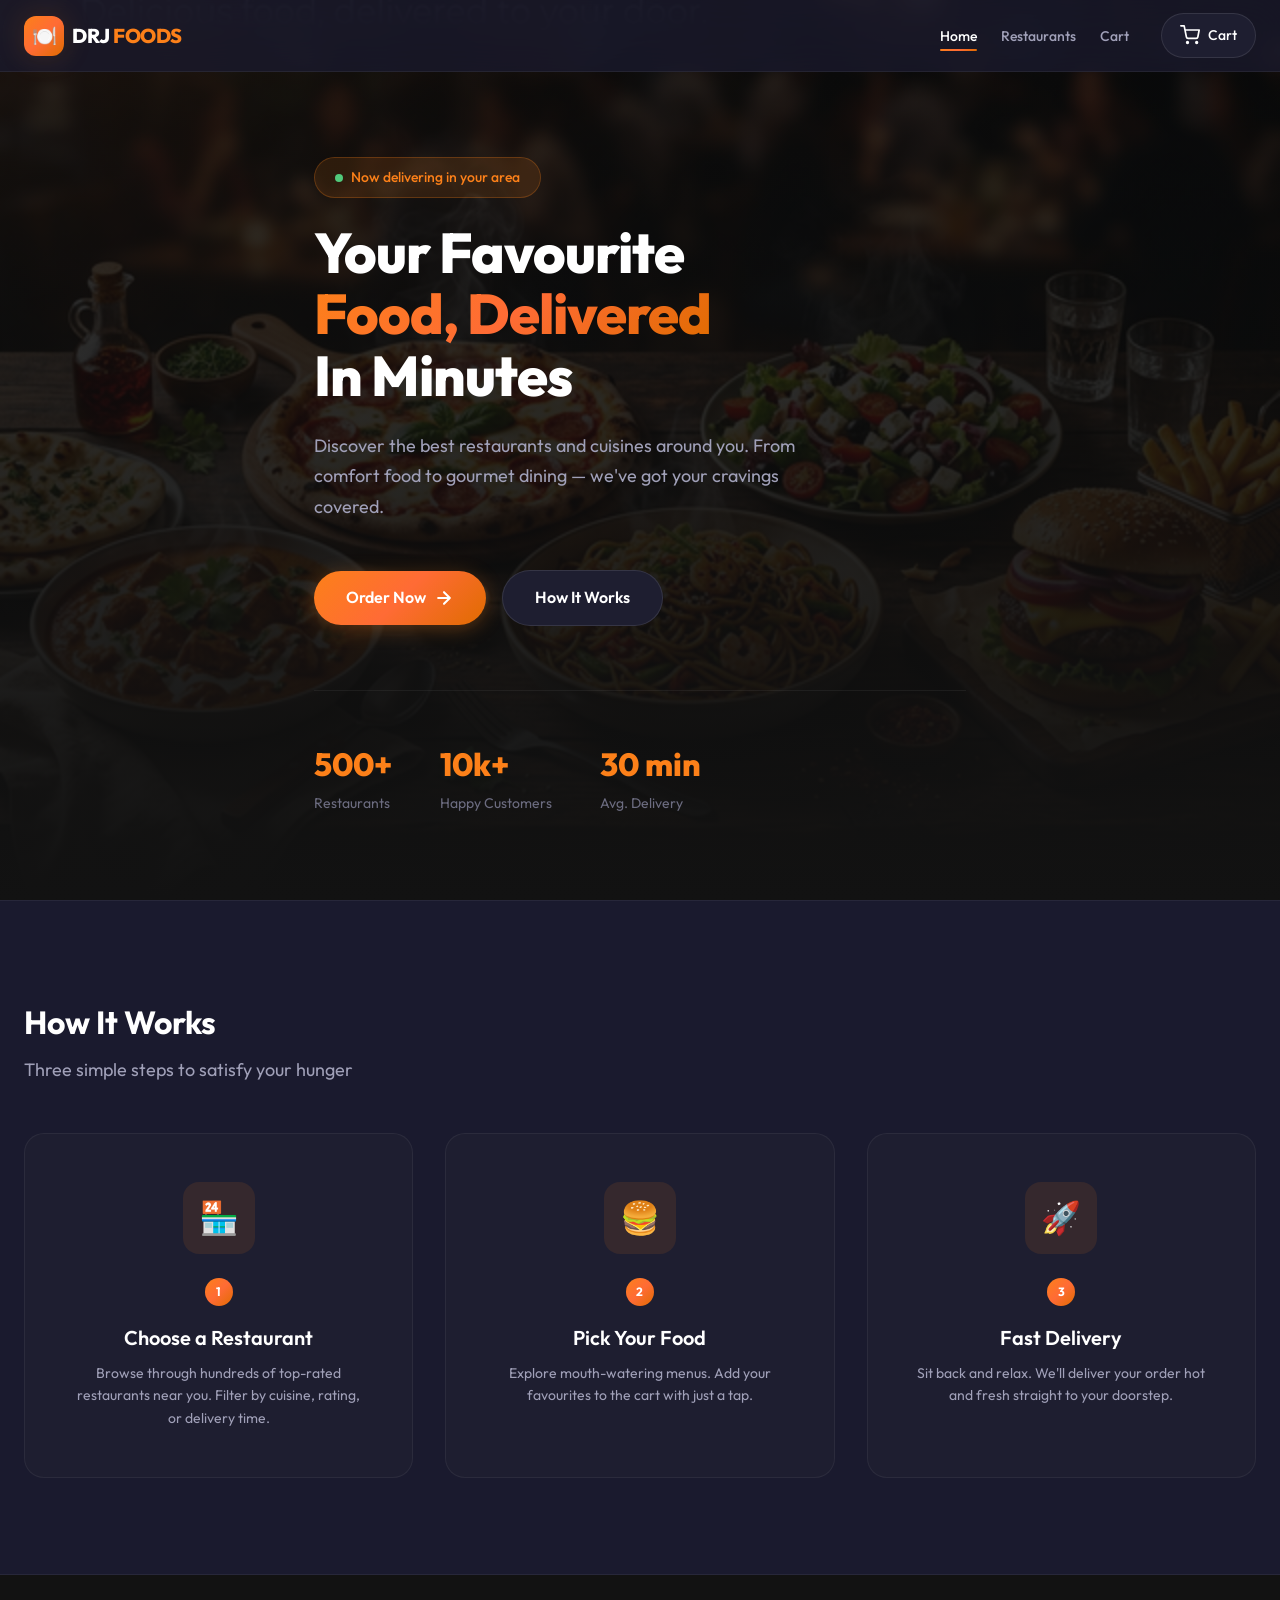
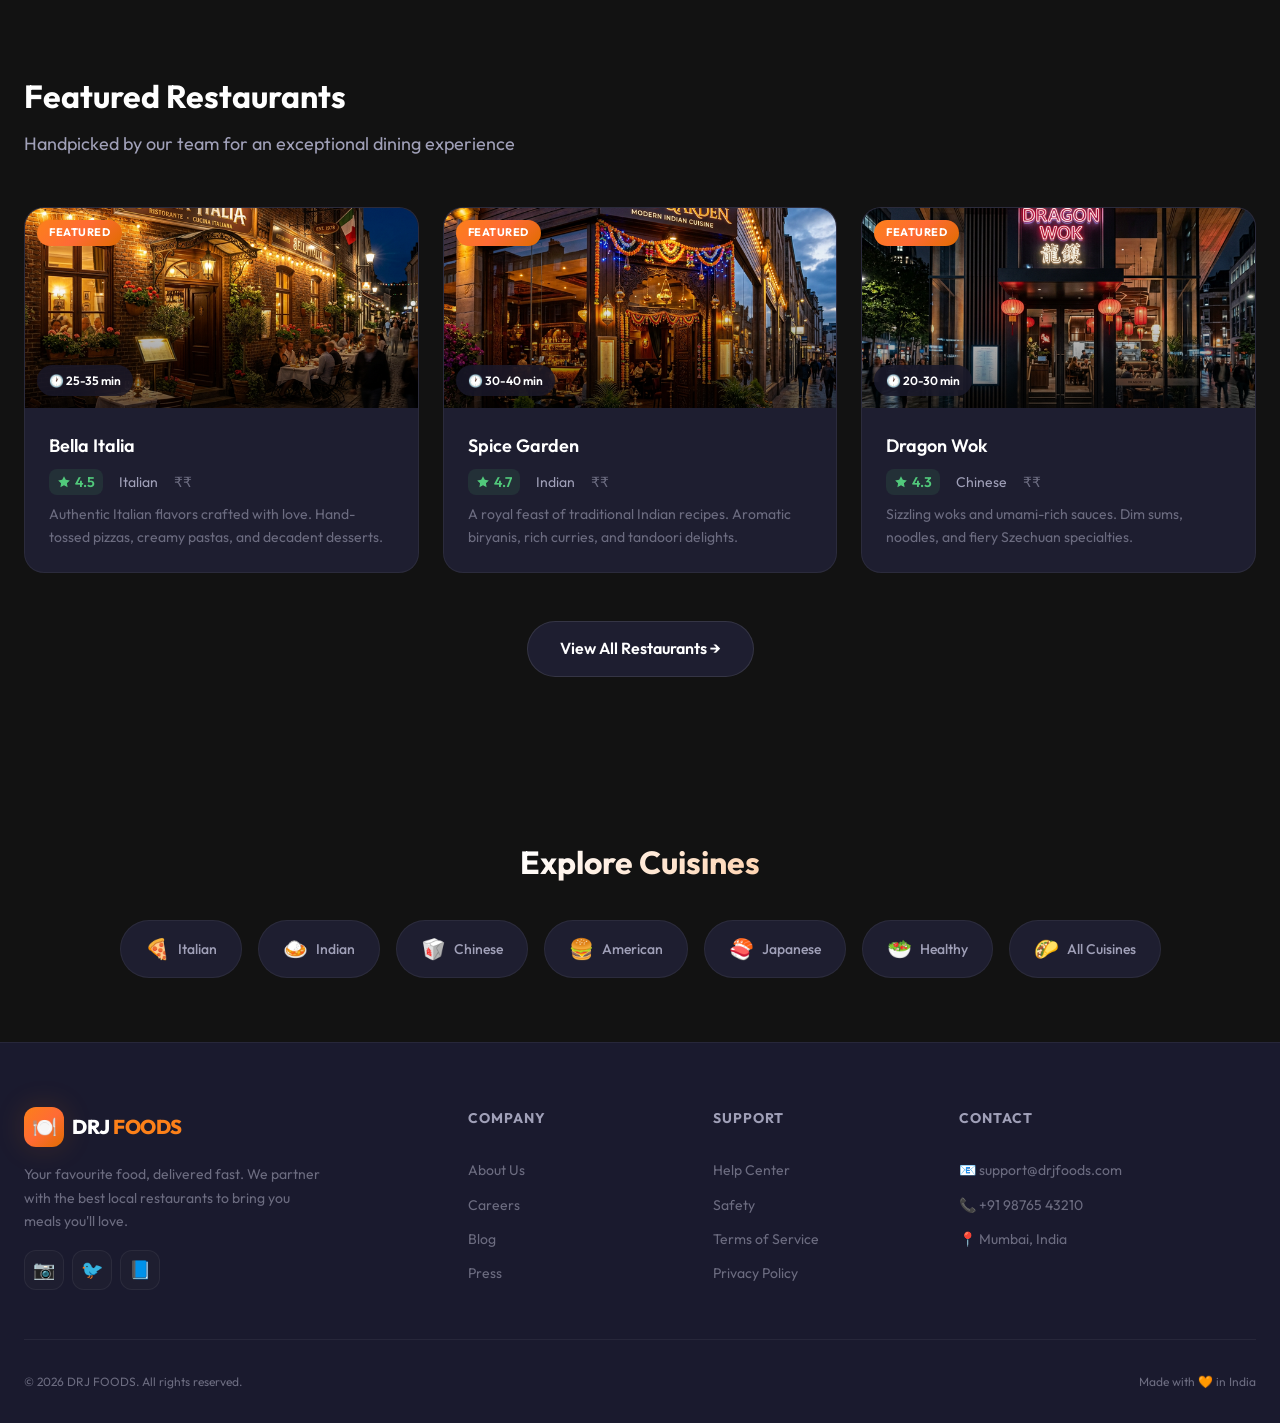
<file: index.html>
<!DOCTYPE html>
<html lang="en">
<head>
  <meta charset="UTF-8">
  <meta name="viewport" content="width=device-width, initial-scale=1.0">
  <meta name="description" content="DRJ FOODS — Order delicious food from the best restaurants near you. Fast delivery, amazing cuisines, unforgettable flavors.">
  <title>DRJ FOODS — Delicious Food, Delivered Fast</title>
  <link rel="stylesheet" href="css/styles.css">
  <link rel="icon" type="image/svg+xml" href="data:image/svg+xml,<svg xmlns='http://www.w3.org/2000/svg' viewBox='0 0 32 32'><text y='24' font-size='24'>🍽️</text></svg>">
</head>
<body>

  <!-- ==================== HEADER ==================== -->
  <header class="header" id="header">
    <div class="header-inner">
      <a href="index.html" class="logo">
        <div class="logo-icon">🍽️</div>
        <div class="logo-text">DRJ <span>FOODS</span></div>
      </a>
      <nav class="nav">
        <ul class="nav-links" id="navLinks">
          <li><a href="index.html" class="active">Home</a></li>
          <li><a href="restaurants.html">Restaurants</a></li>
          <li><a href="cart.html">Cart</a></li>
        </ul>
        <a href="cart.html" class="cart-btn" id="headerCartBtn">
          <svg viewBox="0 0 24 24" fill="none" stroke="currentColor" stroke-width="2" stroke-linecap="round" stroke-linejoin="round"><circle cx="9" cy="21" r="1"/><circle cx="20" cy="21" r="1"/><path d="M1 1h4l2.68 13.39a2 2 0 0 0 2 1.61h9.72a2 2 0 0 0 2-1.61L23 6H6"/></svg>
          Cart
          <span class="cart-badge" id="cartBadge"></span>
        </a>
        <div class="hamburger" id="hamburger">
          <span></span>
          <span></span>
          <span></span>
        </div>
      </nav>
    </div>
  </header>

  <!-- ==================== HERO ==================== -->
  <section class="hero" id="hero">
    <div class="hero-bg">
      <img src="images/hero-banner.png" alt="Delicious food spread" loading="eager">
    </div>
    <div class="container hero-content">
      <div class="hero-badge">
        <span class="dot"></span>
        Now delivering in your area
      </div>
      <h1>Your Favourite <br><span class="highlight">Food, Delivered</span> <br>In Minutes</h1>
      <p class="hero-subtitle">Discover the best restaurants and cuisines around you. From comfort food to gourmet dining — we've got your cravings covered.</p>
      <div class="hero-actions">
        <a href="restaurants.html" class="btn btn-primary">
          Order Now
          <svg width="20" height="20" viewBox="0 0 24 24" fill="none" stroke="currentColor" stroke-width="2.5" stroke-linecap="round" stroke-linejoin="round"><path d="M5 12h14M12 5l7 7-7 7"/></svg>
        </a>
        <a href="#how-it-works" class="btn btn-secondary">How It Works</a>
      </div>
      <div class="hero-stats">
        <div class="stat-item">
          <div class="stat-value">500+</div>
          <div class="stat-label">Restaurants</div>
        </div>
        <div class="stat-item">
          <div class="stat-value">10k+</div>
          <div class="stat-label">Happy Customers</div>
        </div>
        <div class="stat-item">
          <div class="stat-value">30 min</div>
          <div class="stat-label">Avg. Delivery</div>
        </div>
      </div>
    </div>
  </section>

  <!-- ==================== HOW IT WORKS ==================== -->
  <section class="how-it-works section" id="how-it-works">
    <div class="container">
      <h2 class="section-title">How It Works</h2>
      <p class="section-subtitle">Three simple steps to satisfy your hunger</p>
      <div class="steps-grid">
        <div class="step-card reveal">
          <div class="step-icon">🏪</div>
          <span class="step-num">1</span>
          <h3>Choose a Restaurant</h3>
          <p>Browse through hundreds of top-rated restaurants near you. Filter by cuisine, rating, or delivery time.</p>
        </div>
        <div class="step-card reveal">
          <div class="step-icon">🍔</div>
          <span class="step-num">2</span>
          <h3>Pick Your Food</h3>
          <p>Explore mouth-watering menus. Add your favourites to the cart with just a tap.</p>
        </div>
        <div class="step-card reveal">
          <div class="step-icon">🚀</div>
          <span class="step-num">3</span>
          <h3>Fast Delivery</h3>
          <p>Sit back and relax. We'll deliver your order hot and fresh straight to your doorstep.</p>
        </div>
      </div>
    </div>
  </section>

  <!-- ==================== FEATURED RESTAURANTS ==================== -->
  <section class="section" id="featured">
    <div class="container">
      <h2 class="section-title">Featured Restaurants</h2>
      <p class="section-subtitle">Handpicked by our team for an exceptional dining experience</p>
      <div class="featured-grid" id="featuredGrid">
        <!-- Rendered by JS -->
      </div>
      <div style="text-align:center; margin-top: var(--space-2xl);">
        <a href="restaurants.html" class="btn btn-secondary">View All Restaurants →</a>
      </div>
    </div>
  </section>

  <!-- ==================== POPULAR CUISINES ==================== -->
  <section class="cuisine-section">
    <div class="container">
      <h2 class="section-title" style="text-align:center; margin-bottom: var(--space-xl);">Explore Cuisines</h2>
      <div class="cuisine-grid">
        <a href="restaurants.html?cuisine=Italian" class="cuisine-chip"><span class="emoji">🍕</span> Italian</a>
        <a href="restaurants.html?cuisine=Indian" class="cuisine-chip"><span class="emoji">🍛</span> Indian</a>
        <a href="restaurants.html?cuisine=Chinese" class="cuisine-chip"><span class="emoji">🥡</span> Chinese</a>
        <a href="restaurants.html?cuisine=American" class="cuisine-chip"><span class="emoji">🍔</span> American</a>
        <a href="restaurants.html?cuisine=Japanese" class="cuisine-chip"><span class="emoji">🍣</span> Japanese</a>
        <a href="restaurants.html?cuisine=Healthy" class="cuisine-chip"><span class="emoji">🥗</span> Healthy</a>
        <a href="restaurants.html" class="cuisine-chip"><span class="emoji">🌮</span> All Cuisines</a>
      </div>
    </div>
  </section>

  <!-- ==================== FOOTER ==================== -->
  <footer class="footer">
    <div class="container">
      <div class="footer-grid">
        <div class="footer-brand">
          <div class="logo">
            <div class="logo-icon">🍽️</div>
            <div class="logo-text">DRJ <span>FOODS</span></div>
          </div>
          <p>Your favourite food, delivered fast. We partner with the best local restaurants to bring you meals you'll love.</p>
          <div class="social-links">
            <a href="#" class="social-link" aria-label="Instagram">📷</a>
            <a href="#" class="social-link" aria-label="Twitter">🐦</a>
            <a href="#" class="social-link" aria-label="Facebook">📘</a>
          </div>
        </div>
        <div class="footer-col">
          <h4>Company</h4>
          <a href="#">About Us</a>
          <a href="#">Careers</a>
          <a href="#">Blog</a>
          <a href="#">Press</a>
        </div>
        <div class="footer-col">
          <h4>Support</h4>
          <a href="#">Help Center</a>
          <a href="#">Safety</a>
          <a href="#">Terms of Service</a>
          <a href="#">Privacy Policy</a>
        </div>
        <div class="footer-col">
          <h4>Contact</h4>
          <a href="#">📧 support@drjfoods.com</a>
          <a href="#">📞 +91 98765 43210</a>
          <a href="#">📍 Mumbai, India</a>
        </div>
      </div>
      <div class="footer-bottom">
        <span>© 2026 DRJ FOODS. All rights reserved.</span>
        <span>Made with 🧡 in India</span>
      </div>
    </div>
  </footer>

  <!-- Toast -->
  <div class="toast" id="toast">
    <span class="toast-icon">✓</span>
    <span id="toastMessage">Item added to cart!</span>
  </div>

  <script src="js/data.js"></script>
  <script src="js/app.js"></script>
  <script>
    // Render Featured Restaurants
    document.addEventListener('DOMContentLoaded', () => {
      const grid = document.getElementById('featuredGrid');
      const featured = restaurants.filter(r => r.featured);

      featured.forEach((r, i) => {
        grid.innerHTML += createRestaurantCard(r, i);
      });

      // Scroll reveal
      initScrollReveal();
    });
  </script>
</body>
</html>
</file>
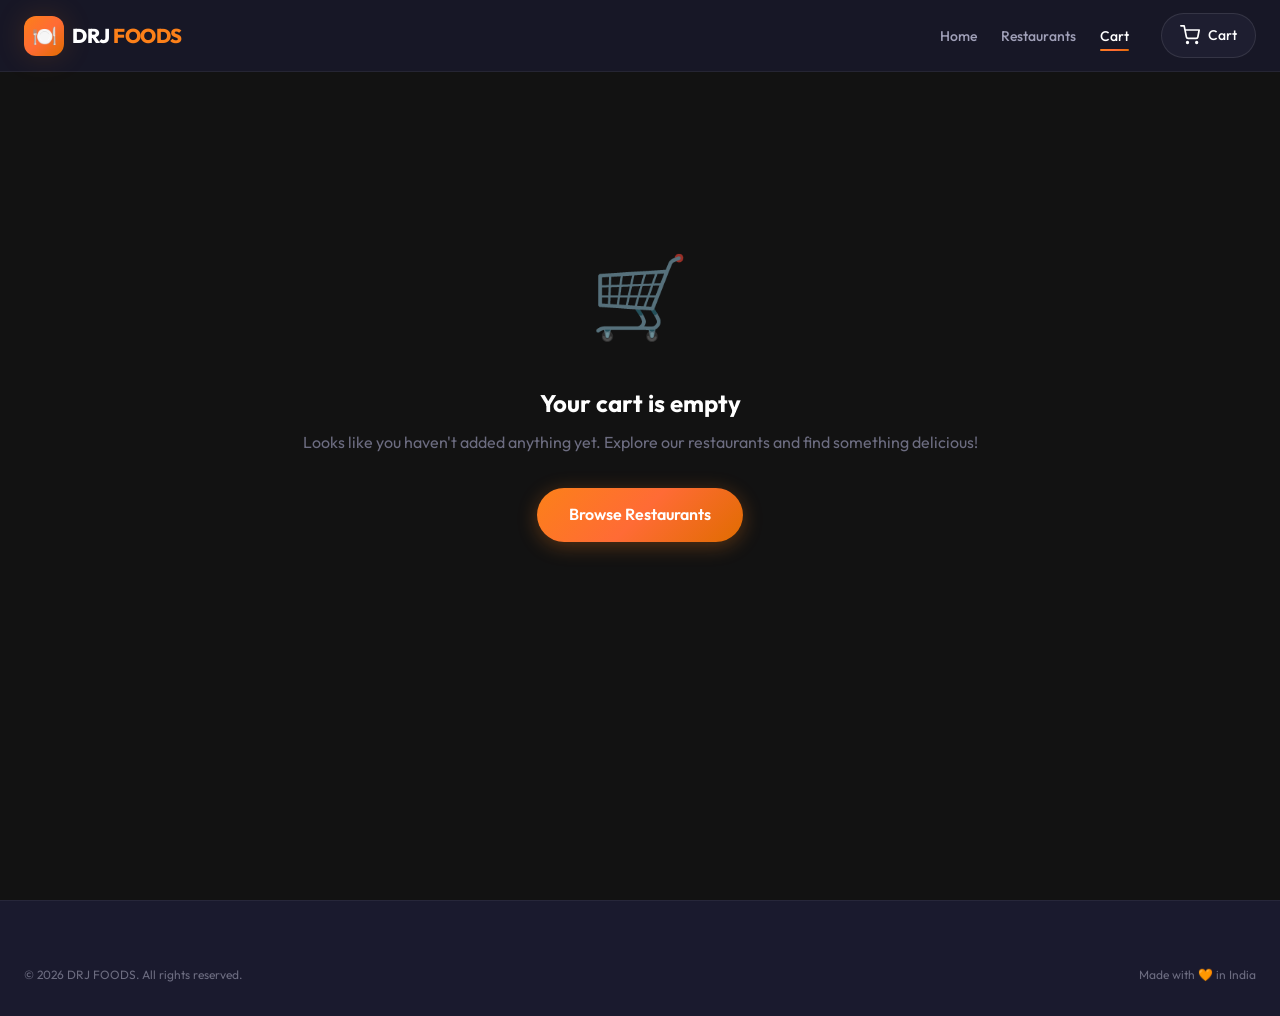
<file: cart.html>
<!DOCTYPE html>
<html lang="en">
<head>
  <meta charset="UTF-8">
  <meta name="viewport" content="width=device-width, initial-scale=1.0">
  <meta name="description" content="Review your cart and place your order on DRJ FOODS.">
  <title>Cart — DRJ FOODS</title>
  <link rel="stylesheet" href="css/styles.css">
  <link rel="icon" type="image/svg+xml" href="data:image/svg+xml,<svg xmlns='http://www.w3.org/2000/svg' viewBox='0 0 32 32'><text y='24' font-size='24'>🍽️</text></svg>">
</head>
<body>

  <!-- ==================== HEADER ==================== -->
  <header class="header" id="header">
    <div class="header-inner">
      <a href="index.html" class="logo">
        <div class="logo-icon">🍽️</div>
        <div class="logo-text">DRJ <span>FOODS</span></div>
      </a>
      <nav class="nav">
        <ul class="nav-links" id="navLinks">
          <li><a href="index.html">Home</a></li>
          <li><a href="restaurants.html">Restaurants</a></li>
          <li><a href="cart.html" class="active">Cart</a></li>
        </ul>
        <a href="cart.html" class="cart-btn" id="headerCartBtn">
          <svg viewBox="0 0 24 24" fill="none" stroke="currentColor" stroke-width="2" stroke-linecap="round" stroke-linejoin="round"><circle cx="9" cy="21" r="1"/><circle cx="20" cy="21" r="1"/><path d="M1 1h4l2.68 13.39a2 2 0 0 0 2 1.61h9.72a2 2 0 0 0 2-1.61L23 6H6"/></svg>
          Cart
          <span class="cart-badge" id="cartBadge"></span>
        </a>
        <div class="hamburger" id="hamburger">
          <span></span>
          <span></span>
          <span></span>
        </div>
      </nav>
    </div>
  </header>

  <!-- ==================== CART PAGE ==================== -->
  <div class="cart-page">
    <div class="container">
      <div class="cart-layout" id="cartLayout">
        <!-- Rendered by JS -->
      </div>
    </div>
  </div>

  <!-- ==================== SUCCESS MODAL ==================== -->
  <div class="modal-overlay" id="successModal">
    <div class="modal">
      <div class="modal-icon">🎉</div>
      <h2>Order Placed!</h2>
      <p>Your food is being prepared and will be delivered soon. Thank you for choosing DRJ FOODS!</p>
      <a href="index.html" class="btn btn-primary">Back to Home</a>
    </div>
  </div>

  <!-- ==================== FOOTER ==================== -->
  <footer class="footer">
    <div class="container">
      <div class="footer-bottom" style="border-top:none; padding-top:0;">
        <span>© 2026 DRJ FOODS. All rights reserved.</span>
        <span>Made with 🧡 in India</span>
      </div>
    </div>
  </footer>

  <!-- Toast -->
  <div class="toast" id="toast">
    <span class="toast-icon">✓</span>
    <span id="toastMessage">Item added to cart!</span>
  </div>

  <script src="js/data.js"></script>
  <script src="js/app.js"></script>
  <script src="js/cart.js"></script>
</body>
</html>
</file>
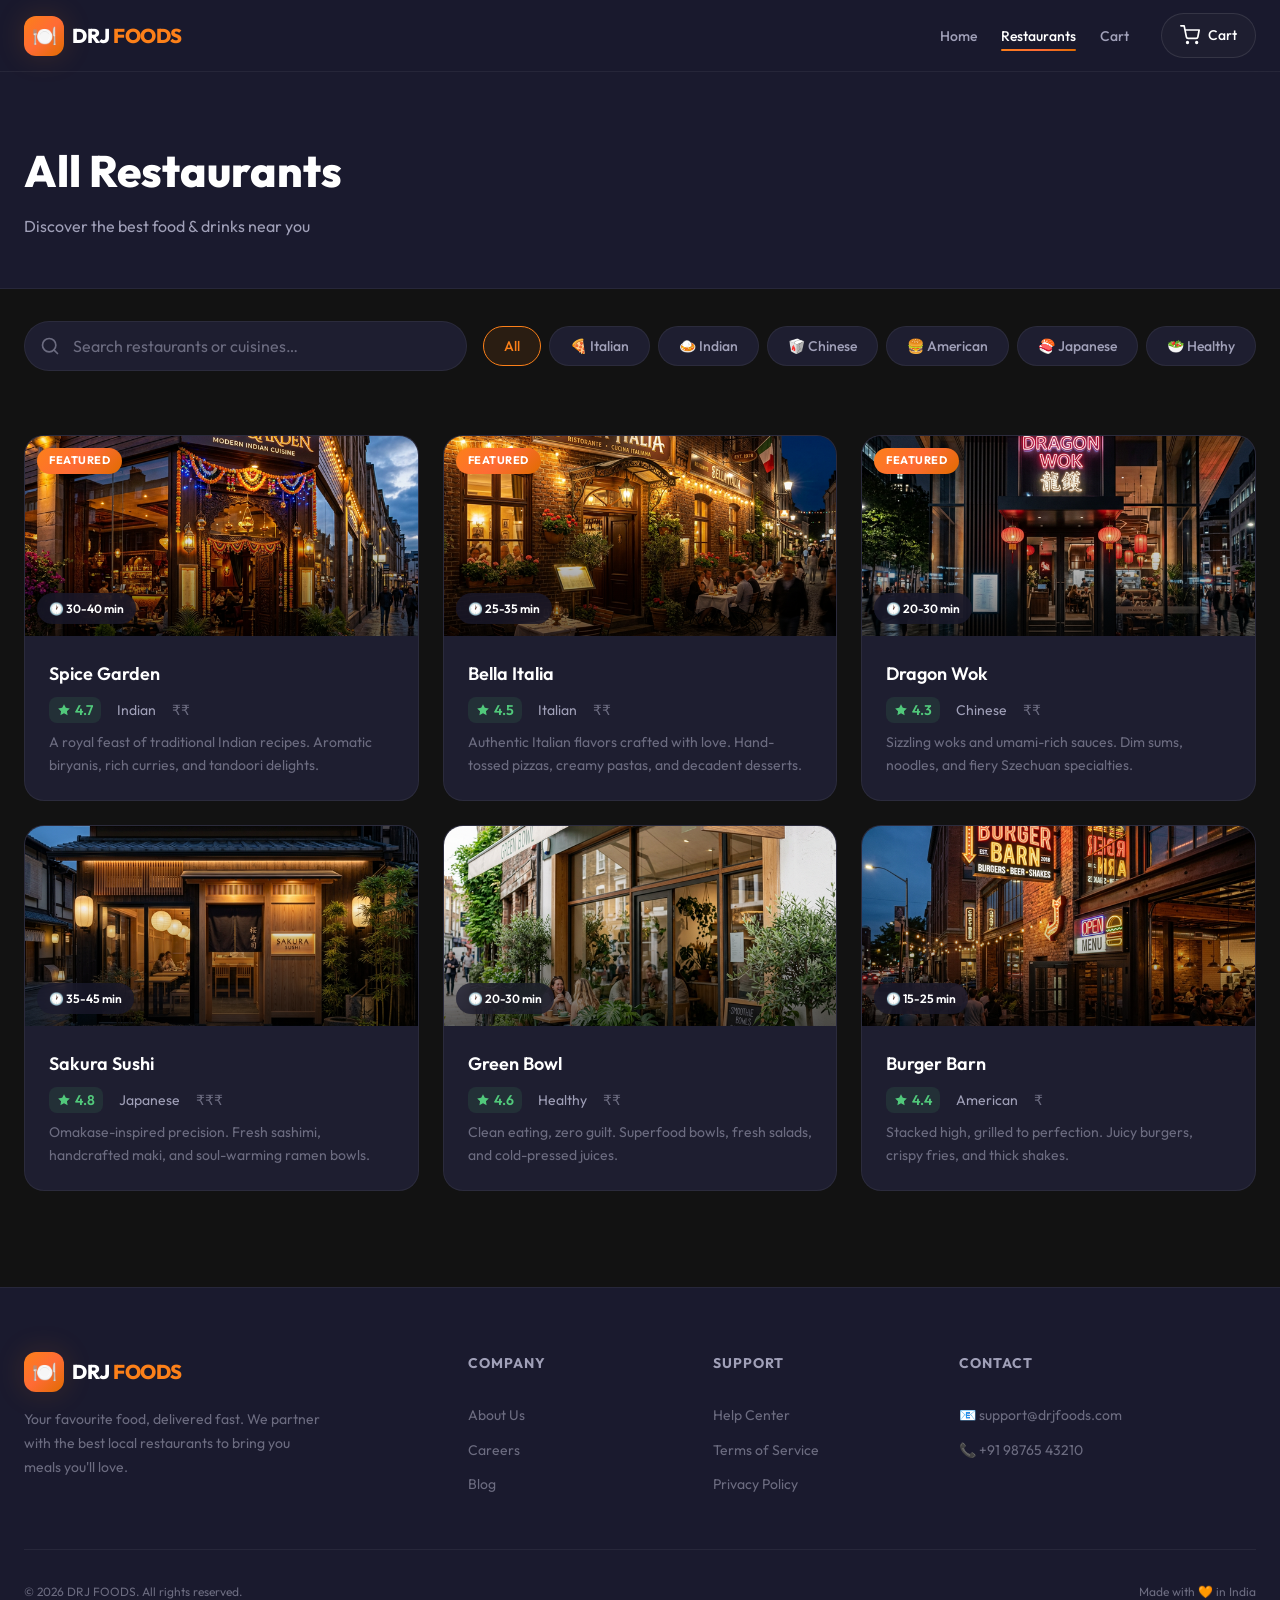
<file: menu.html>
<!DOCTYPE html>
<html lang="en">
<head>
  <meta charset="UTF-8">
  <meta name="viewport" content="width=device-width, initial-scale=1.0">
  <meta name="description" content="Explore the menu and order your favourite dishes on DRJ FOODS.">
  <title>Menu — DRJ FOODS</title>
  <link rel="stylesheet" href="css/styles.css">
  <link rel="icon" type="image/svg+xml" href="data:image/svg+xml,<svg xmlns='http://www.w3.org/2000/svg' viewBox='0 0 32 32'><text y='24' font-size='24'>🍽️</text></svg>">
</head>
<body>

  <!-- ==================== HEADER ==================== -->
  <header class="header" id="header">
    <div class="header-inner">
      <a href="index.html" class="logo">
        <div class="logo-icon">🍽️</div>
        <div class="logo-text">DRJ <span>FOODS</span></div>
      </a>
      <nav class="nav">
        <ul class="nav-links" id="navLinks">
          <li><a href="index.html">Home</a></li>
          <li><a href="restaurants.html" class="active">Restaurants</a></li>
          <li><a href="cart.html">Cart</a></li>
        </ul>
        <a href="cart.html" class="cart-btn" id="headerCartBtn">
          <svg viewBox="0 0 24 24" fill="none" stroke="currentColor" stroke-width="2" stroke-linecap="round" stroke-linejoin="round"><circle cx="9" cy="21" r="1"/><circle cx="20" cy="21" r="1"/><path d="M1 1h4l2.68 13.39a2 2 0 0 0 2 1.61h9.72a2 2 0 0 0 2-1.61L23 6H6"/></svg>
          Cart
          <span class="cart-badge" id="cartBadge"></span>
        </a>
        <div class="hamburger" id="hamburger">
          <span></span>
          <span></span>
          <span></span>
        </div>
      </nav>
    </div>
  </header>

  <!-- ==================== RESTAURANT HERO ==================== -->
  <section class="menu-hero" id="menuHero">
    <img id="heroImg" src="" alt="Restaurant">
    <div class="overlay-gradient"></div>
    <div class="menu-hero-content">
      <div class="container">
        <h1 id="restaurantName">Loading…</h1>
        <div class="menu-info-row">
          <div class="menu-info-item rating-item" id="menuRating">
            <svg viewBox="0 0 24 24" fill="currentColor"><path d="M12 2l3.09 6.26L22 9.27l-5 4.87 1.18 6.88L12 17.77l-6.18 3.25L7 14.14 2 9.27l6.91-1.01L12 2z"/></svg>
            <span></span>
          </div>
          <div class="menu-info-item" id="menuCuisine">
            <svg viewBox="0 0 24 24" fill="none" stroke="currentColor" stroke-width="2"><path d="M3 11l19-9-9 19-2-8-8-2z"/></svg>
            <span></span>
          </div>
          <div class="menu-info-item" id="menuDelivery">
            <svg viewBox="0 0 24 24" fill="none" stroke="currentColor" stroke-width="2"><circle cx="12" cy="12" r="10"/><path d="M12 6v6l4 2"/></svg>
            <span></span>
          </div>
          <div class="menu-info-item" id="menuPrice">
            <span></span>
          </div>
        </div>
      </div>
    </div>
  </section>

  <!-- ==================== CATEGORY TABS ==================== -->
  <div class="container">
    <div class="category-tabs" id="categoryTabs">
      <button class="category-tab active" data-category="All">All</button>
      <button class="category-tab" data-category="Starter">🥗 Starters</button>
      <button class="category-tab" data-category="Main">🍽️ Mains</button>
      <button class="category-tab" data-category="Dessert">🍰 Desserts</button>
      <button class="category-tab" data-category="Drink">🥤 Drinks</button>
    </div>

    <!-- ==================== MENU GRID ==================== -->
    <div class="menu-grid" id="menuGrid">
      <!-- Rendered by JS -->
    </div>
  </div>

  <!-- Floating Cart Button -->
  <a href="cart.html" class="floating-cart hidden" id="floatingCart">
    <svg width="20" height="20" viewBox="0 0 24 24" fill="none" stroke="currentColor" stroke-width="2.5" stroke-linecap="round" stroke-linejoin="round"><circle cx="9" cy="21" r="1"/><circle cx="20" cy="21" r="1"/><path d="M1 1h4l2.68 13.39a2 2 0 0 0 2 1.61h9.72a2 2 0 0 0 2-1.61L23 6H6"/></svg>
    <span id="floatingCartCount">0 items</span>
    <span class="divider"></span>
    <span id="floatingCartTotal">₹0</span>
  </a>

  <!-- ==================== FOOTER ==================== -->
  <footer class="footer">
    <div class="container">
      <div class="footer-bottom" style="border-top:none; padding-top:0;">
        <span>© 2026 DRJ FOODS. All rights reserved.</span>
        <span>Made with 🧡 in India</span>
      </div>
    </div>
  </footer>

  <!-- Toast -->
  <div class="toast" id="toast">
    <span class="toast-icon">✓</span>
    <span id="toastMessage">Item added to cart!</span>
  </div>

  <script src="js/data.js"></script>
  <script src="js/app.js"></script>
  <script src="js/menu.js"></script>
</body>
</html>
</file>
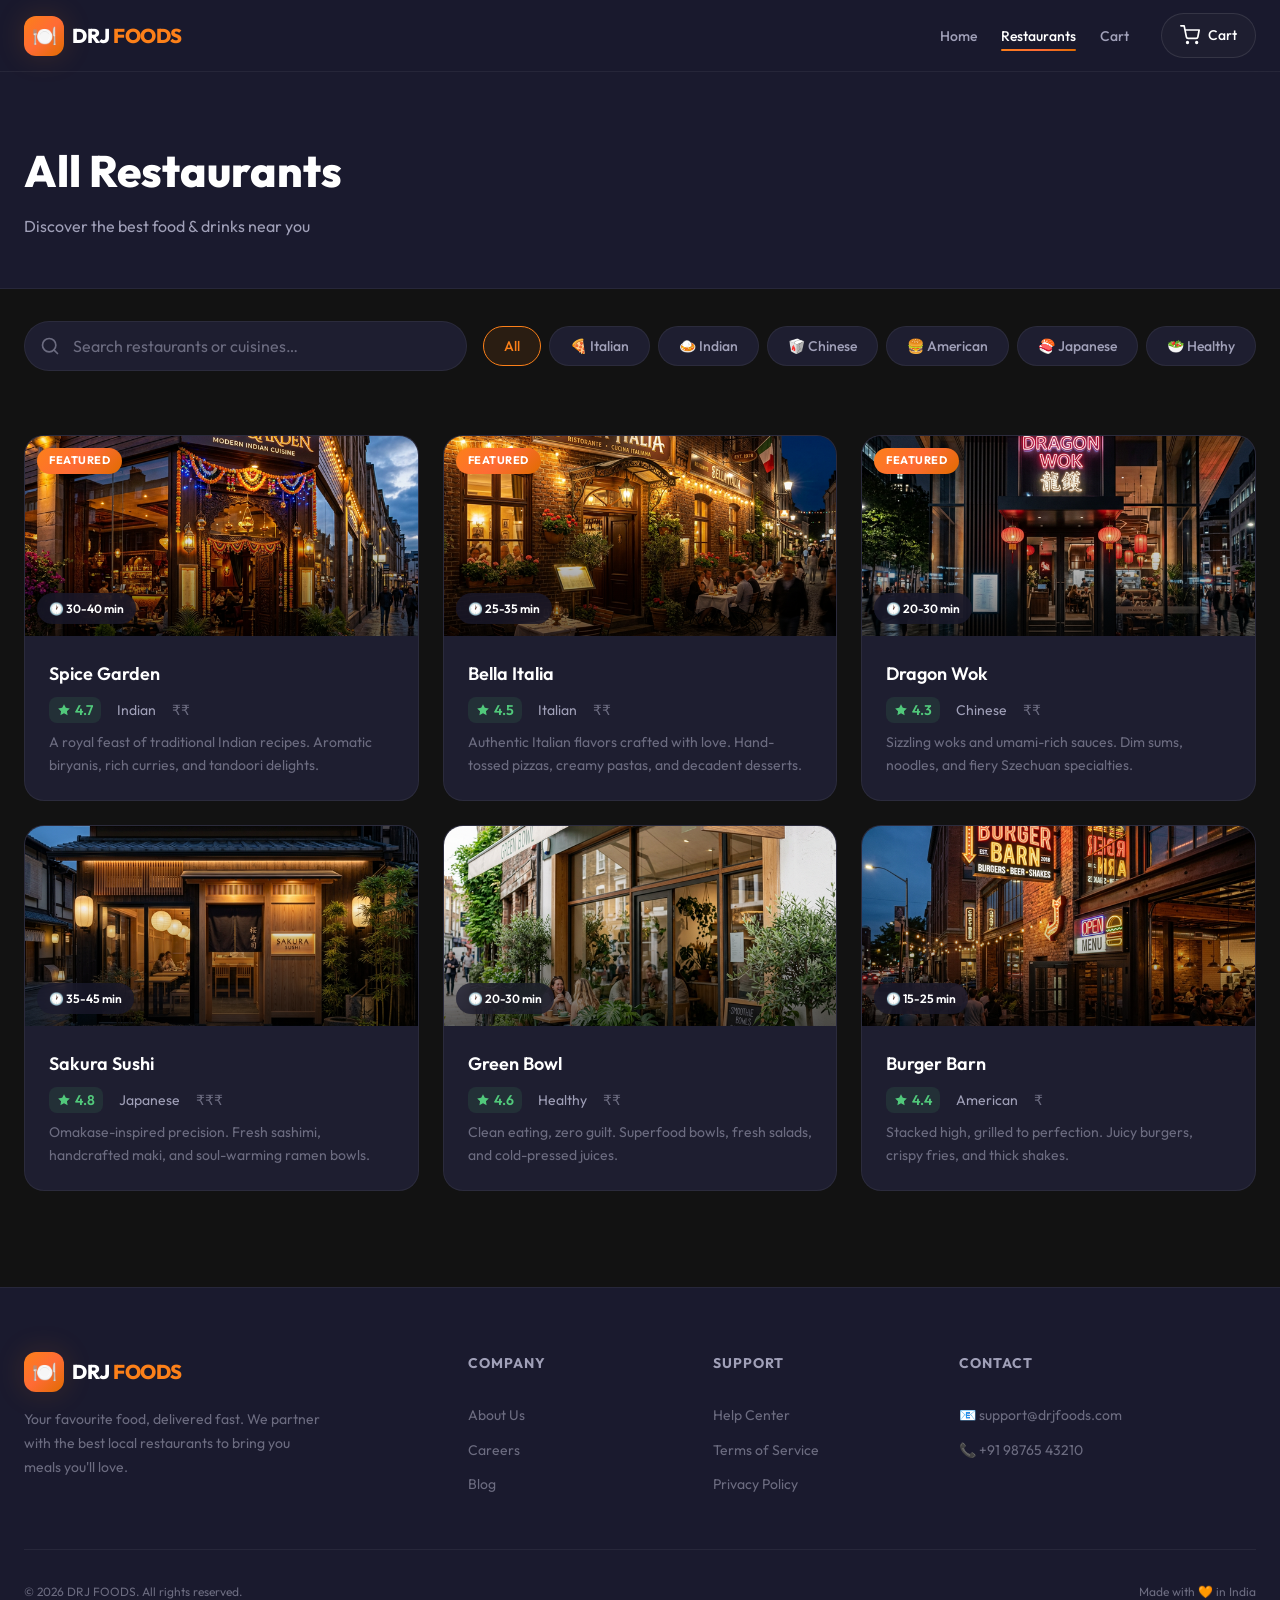
<file: restaurants.html>
<!DOCTYPE html>
<html lang="en">
<head>
  <meta charset="UTF-8">
  <meta name="viewport" content="width=device-width, initial-scale=1.0">
  <meta name="description" content="Browse restaurants on DRJ FOODS. Find your favourite cuisine and order now.">
  <title>Restaurants — DRJ FOODS</title>
  <link rel="stylesheet" href="css/styles.css">
  <link rel="icon" type="image/svg+xml" href="data:image/svg+xml,<svg xmlns='http://www.w3.org/2000/svg' viewBox='0 0 32 32'><text y='24' font-size='24'>🍽️</text></svg>">
</head>
<body>

  <!-- ==================== HEADER ==================== -->
  <header class="header" id="header">
    <div class="header-inner">
      <a href="index.html" class="logo">
        <div class="logo-icon">🍽️</div>
        <div class="logo-text">DRJ <span>FOODS</span></div>
      </a>
      <nav class="nav">
        <ul class="nav-links" id="navLinks">
          <li><a href="index.html">Home</a></li>
          <li><a href="restaurants.html" class="active">Restaurants</a></li>
          <li><a href="cart.html">Cart</a></li>
        </ul>
        <a href="cart.html" class="cart-btn" id="headerCartBtn">
          <svg viewBox="0 0 24 24" fill="none" stroke="currentColor" stroke-width="2" stroke-linecap="round" stroke-linejoin="round"><circle cx="9" cy="21" r="1"/><circle cx="20" cy="21" r="1"/><path d="M1 1h4l2.68 13.39a2 2 0 0 0 2 1.61h9.72a2 2 0 0 0 2-1.61L23 6H6"/></svg>
          Cart
          <span class="cart-badge" id="cartBadge"></span>
        </a>
        <div class="hamburger" id="hamburger">
          <span></span>
          <span></span>
          <span></span>
        </div>
      </nav>
    </div>
  </header>

  <!-- ==================== PAGE HEADER ==================== -->
  <section class="page-header">
    <div class="container">
      <h1>All Restaurants</h1>
      <p>Discover the best food & drinks near you</p>
    </div>
  </section>

  <!-- ==================== SEARCH & FILTERS ==================== -->
  <div class="container">
    <div class="search-filter-bar">
      <div class="search-box">
        <svg viewBox="0 0 24 24" fill="none" stroke="currentColor" stroke-width="2" stroke-linecap="round" stroke-linejoin="round"><circle cx="11" cy="11" r="8"/><path d="M21 21l-4.35-4.35"/></svg>
        <input type="text" id="searchInput" placeholder="Search restaurants or cuisines…">
      </div>
      <div class="filter-chips" id="filterChips">
        <button class="filter-chip active" data-filter="All">All</button>
        <button class="filter-chip" data-filter="Italian">🍕 Italian</button>
        <button class="filter-chip" data-filter="Indian">🍛 Indian</button>
        <button class="filter-chip" data-filter="Chinese">🥡 Chinese</button>
        <button class="filter-chip" data-filter="American">🍔 American</button>
        <button class="filter-chip" data-filter="Japanese">🍣 Japanese</button>
        <button class="filter-chip" data-filter="Healthy">🥗 Healthy</button>
      </div>
    </div>

    <!-- ==================== RESTAURANTS GRID ==================== -->
    <div class="restaurants-grid" id="restaurantsGrid">
      <!-- Rendered by JS -->
    </div>
  </div>

  <!-- ==================== FOOTER ==================== -->
  <footer class="footer">
    <div class="container">
      <div class="footer-grid">
        <div class="footer-brand">
          <div class="logo">
            <div class="logo-icon">🍽️</div>
            <div class="logo-text">DRJ <span>FOODS</span></div>
          </div>
          <p>Your favourite food, delivered fast. We partner with the best local restaurants to bring you meals you'll love.</p>
        </div>
        <div class="footer-col">
          <h4>Company</h4>
          <a href="#">About Us</a>
          <a href="#">Careers</a>
          <a href="#">Blog</a>
        </div>
        <div class="footer-col">
          <h4>Support</h4>
          <a href="#">Help Center</a>
          <a href="#">Terms of Service</a>
          <a href="#">Privacy Policy</a>
        </div>
        <div class="footer-col">
          <h4>Contact</h4>
          <a href="#">📧 support@drjfoods.com</a>
          <a href="#">📞 +91 98765 43210</a>
        </div>
      </div>
      <div class="footer-bottom">
        <span>© 2026 DRJ FOODS. All rights reserved.</span>
        <span>Made with 🧡 in India</span>
      </div>
    </div>
  </footer>

  <!-- Toast -->
  <div class="toast" id="toast">
    <span class="toast-icon">✓</span>
    <span id="toastMessage">Item added to cart!</span>
  </div>

  <script src="js/data.js"></script>
  <script src="js/app.js"></script>
  <script src="js/restaurants.js"></script>
</body>
</html>
</file>
<file: css/styles.css>
/* ============================================================
   DRJ FOODS — Design System & Global Styles
   Swiggy-inspired dark theme with orange accents
   ============================================================ */

@import url('https://fonts.googleapis.com/css2?family=Outfit:wght@300;400;500;600;700;800&display=swap');

/* ---------- CSS Custom Properties ---------- */
:root {
  /* Brand */
  --brand-orange: #fc8019;
  --brand-orange-light: #ffad60;
  --brand-orange-dark: #e06c00;
  --brand-gradient: linear-gradient(135deg, #fc8019 0%, #ff6b35 50%, #e06c00 100%);

  /* Backgrounds */
  --bg-primary: #121212;
  --bg-secondary: #1a1a2e;
  --bg-card: #1e1e30;
  --bg-card-hover: #262640;
  --bg-surface: #16213e;
  --bg-elevated: #1a1a2e;
  --bg-input: #1e1e30;
  --bg-overlay: rgba(0, 0, 0, 0.7);
  --bg-glass: rgba(26, 26, 46, 0.75);

  /* Text */
  --text-primary: #ffffff;
  --text-secondary: #a0a0b8;
  --text-muted: #6c6c80;
  --text-accent: #fc8019;
  --text-on-brand: #ffffff;

  /* Borders */
  --border-color: rgba(255, 255, 255, 0.06);
  --border-light: rgba(255, 255, 255, 0.1);
  --border-accent: rgba(252, 128, 25, 0.3);

  /* Shadows */
  --shadow-sm: 0 2px 8px rgba(0, 0, 0, 0.3);
  --shadow-md: 0 4px 20px rgba(0, 0, 0, 0.4);
  --shadow-lg: 0 8px 40px rgba(0, 0, 0, 0.5);
  --shadow-glow: 0 0 30px rgba(252, 128, 25, 0.15);
  --shadow-card: 0 4px 24px rgba(0, 0, 0, 0.35);

  /* Spacing */
  --space-xs: 4px;
  --space-sm: 8px;
  --space-md: 16px;
  --space-lg: 24px;
  --space-xl: 32px;
  --space-2xl: 48px;
  --space-3xl: 64px;
  --space-4xl: 96px;

  /* Typography */
  --font-family: 'Outfit', -apple-system, BlinkMacSystemFont, sans-serif;
  --font-xs: 0.75rem;
  --font-sm: 0.875rem;
  --font-base: 1rem;
  --font-lg: 1.125rem;
  --font-xl: 1.25rem;
  --font-2xl: 1.5rem;
  --font-3xl: 2rem;
  --font-4xl: 2.75rem;
  --font-5xl: 3.5rem;

  /* Border Radius */
  --radius-sm: 8px;
  --radius-md: 12px;
  --radius-lg: 16px;
  --radius-xl: 20px;
  --radius-2xl: 24px;
  --radius-full: 9999px;

  /* Transitions */
  --transition-fast: 0.15s cubic-bezier(0.4, 0, 0.2, 1);
  --transition-base: 0.3s cubic-bezier(0.4, 0, 0.2, 1);
  --transition-slow: 0.5s cubic-bezier(0.4, 0, 0.2, 1);

  /* Misc */
  --header-height: 72px;
  --max-width: 1280px;

  /* Status Colors */
  --green: #51c97b;
  --red: #e74c3c;
  --star-yellow: #ffc107;
}

/* ---------- Reset & Base ---------- */
*,
*::before,
*::after {
  margin: 0;
  padding: 0;
  box-sizing: border-box;
}

html {
  scroll-behavior: smooth;
  -webkit-font-smoothing: antialiased;
  -moz-osx-font-smoothing: grayscale;
}

body {
  font-family: var(--font-family);
  background: var(--bg-primary);
  color: var(--text-primary);
  line-height: 1.6;
  overflow-x: hidden;
  min-height: 100vh;
}

a {
  text-decoration: none;
  color: inherit;
  transition: color var(--transition-fast);
}

img {
  display: block;
  max-width: 100%;
  height: auto;
}

ul {
  list-style: none;
}

button {
  cursor: pointer;
  font-family: var(--font-family);
  border: none;
  outline: none;
  background: none;
}

input, select {
  font-family: var(--font-family);
  border: none;
  outline: none;
}

/* ---------- Utility Classes ---------- */
.container {
  width: 100%;
  max-width: var(--max-width);
  margin: 0 auto;
  padding: 0 var(--space-lg);
}

.section {
  padding: var(--space-4xl) 0;
}

.section-title {
  font-size: var(--font-3xl);
  font-weight: 700;
  margin-bottom: var(--space-sm);
  background: linear-gradient(135deg, var(--text-primary) 40%, var(--brand-orange));
  -webkit-background-clip: text;
  -webkit-text-fill-color: transparent;
  background-clip: text;
}

.section-subtitle {
  font-size: var(--font-lg);
  color: var(--text-secondary);
  margin-bottom: var(--space-2xl);
}

/* ---------- Animations ---------- */
@keyframes fadeInUp {
  from { opacity: 0; transform: translateY(30px); }
  to   { opacity: 1; transform: translateY(0); }
}

@keyframes fadeIn {
  from { opacity: 0; }
  to   { opacity: 1; }
}

@keyframes slideDown {
  from { opacity: 0; transform: translateY(-10px); }
  to   { opacity: 1; transform: translateY(0); }
}

@keyframes pulse {
  0%, 100% { transform: scale(1); }
  50% { transform: scale(1.05); }
}

@keyframes shimmer {
  0% { background-position: -200% 0; }
  100% { background-position: 200% 0; }
}

@keyframes float {
  0%, 100% { transform: translateY(0); }
  50% { transform: translateY(-8px); }
}

.animate-fade-in-up {
  animation: fadeInUp 0.6s var(--transition-base) both;
}

.animate-fade-in {
  animation: fadeIn 0.5s ease both;
}

/* Staggered animations */
.stagger-1 { animation-delay: 0.1s; }
.stagger-2 { animation-delay: 0.2s; }
.stagger-3 { animation-delay: 0.3s; }
.stagger-4 { animation-delay: 0.4s; }
.stagger-5 { animation-delay: 0.5s; }
.stagger-6 { animation-delay: 0.6s; }

/* ============================================================
   HEADER
   ============================================================ */
.header {
  position: fixed;
  top: 0;
  left: 0;
  right: 0;
  height: var(--header-height);
  z-index: 1000;
  transition: all var(--transition-base);
  background: var(--bg-glass);
  backdrop-filter: blur(20px);
  -webkit-backdrop-filter: blur(20px);
  border-bottom: 1px solid var(--border-color);
}

.header.scrolled {
  box-shadow: var(--shadow-md);
  background: rgba(18, 18, 18, 0.95);
}

.header-inner {
  display: flex;
  align-items: center;
  justify-content: space-between;
  height: 100%;
  max-width: var(--max-width);
  margin: 0 auto;
  padding: 0 var(--space-lg);
}

/* Logo */
.logo {
  display: flex;
  align-items: center;
  gap: var(--space-sm);
  font-size: var(--font-xl);
  font-weight: 800;
  letter-spacing: -0.5px;
}

.logo-icon {
  width: 40px;
  height: 40px;
  background: var(--brand-gradient);
  border-radius: var(--radius-md);
  display: flex;
  align-items: center;
  justify-content: center;
  font-size: 20px;
  box-shadow: var(--shadow-glow);
}

.logo-text {
  color: var(--text-primary);
}

.logo-text span {
  color: var(--brand-orange);
}

/* Navigation */
.nav {
  display: flex;
  align-items: center;
  gap: var(--space-xl);
}

.nav-links {
  display: flex;
  gap: var(--space-lg);
}

.nav-links a {
  font-size: var(--font-sm);
  font-weight: 500;
  color: var(--text-secondary);
  position: relative;
  padding: var(--space-xs) 0;
  transition: color var(--transition-fast);
}

.nav-links a::after {
  content: '';
  position: absolute;
  bottom: -2px;
  left: 0;
  width: 0;
  height: 2px;
  background: var(--brand-gradient);
  border-radius: 1px;
  transition: width var(--transition-base);
}

.nav-links a:hover,
.nav-links a.active {
  color: var(--text-primary);
}

.nav-links a:hover::after,
.nav-links a.active::after {
  width: 100%;
}

/* Cart Button */
.cart-btn {
  position: relative;
  display: flex;
  align-items: center;
  gap: var(--space-sm);
  background: var(--bg-card);
  border: 1px solid var(--border-light);
  padding: 10px 18px;
  border-radius: var(--radius-full);
  color: var(--text-primary);
  font-size: var(--font-sm);
  font-weight: 500;
  transition: all var(--transition-fast);
}

.cart-btn:hover {
  background: var(--bg-card-hover);
  border-color: var(--brand-orange);
  box-shadow: var(--shadow-glow);
}

.cart-btn svg {
  width: 20px;
  height: 20px;
}

.cart-badge {
  position: absolute;
  top: -4px;
  right: -4px;
  width: 20px;
  height: 20px;
  background: var(--brand-gradient);
  border-radius: 50%;
  font-size: 11px;
  font-weight: 700;
  display: flex;
  align-items: center;
  justify-content: center;
  color: white;
  box-shadow: 0 2px 8px rgba(252, 128, 25, 0.4);
  transition: transform var(--transition-fast);
}

.cart-badge.bump {
  animation: pulse 0.3s ease;
}

.cart-badge:empty,
.cart-badge[data-count="0"] {
  display: none;
}

/* Hamburger */
.hamburger {
  display: none;
  flex-direction: column;
  gap: 5px;
  padding: 8px;
  cursor: pointer;
}

.hamburger span {
  width: 24px;
  height: 2px;
  background: var(--text-primary);
  border-radius: 2px;
  transition: all var(--transition-fast);
}

.hamburger.active span:nth-child(1) {
  transform: rotate(45deg) translate(5px, 5px);
}

.hamburger.active span:nth-child(2) {
  opacity: 0;
}

.hamburger.active span:nth-child(3) {
  transform: rotate(-45deg) translate(5px, -5px);
}

/* ============================================================
   HERO SECTION
   ============================================================ */
.hero {
  position: relative;
  min-height: 100vh;
  display: flex;
  align-items: center;
  overflow: hidden;
  padding-top: var(--header-height);
}

.hero-bg {
  position: absolute;
  inset: 0;
  z-index: -1;
}

.hero-bg img {
  width: 100%;
  height: 100%;
  object-fit: cover;
  filter: brightness(0.3);
}

.hero-bg::after {
  content: '';
  position: absolute;
  inset: 0;
  background: linear-gradient(
    180deg,
    rgba(18, 18, 18, 0.4) 0%,
    rgba(18, 18, 18, 0.6) 50%,
    rgba(18, 18, 18, 1) 100%
  );
}

.hero-content {
  position: relative;
  z-index: 1;
  max-width: 700px;
  animation: fadeInUp 0.8s ease both;
}

.hero-badge {
  display: inline-flex;
  align-items: center;
  gap: var(--space-sm);
  background: rgba(252, 128, 25, 0.12);
  border: 1px solid rgba(252, 128, 25, 0.25);
  padding: 8px 20px;
  border-radius: var(--radius-full);
  font-size: var(--font-sm);
  font-weight: 500;
  color: var(--brand-orange);
  margin-bottom: var(--space-lg);
}

.hero-badge .dot {
  width: 8px;
  height: 8px;
  background: var(--green);
  border-radius: 50%;
  animation: pulse 2s infinite;
}

.hero h1 {
  font-size: var(--font-5xl);
  font-weight: 800;
  line-height: 1.1;
  margin-bottom: var(--space-lg);
  letter-spacing: -1px;
}

.hero h1 .highlight {
  background: var(--brand-gradient);
  -webkit-background-clip: text;
  -webkit-text-fill-color: transparent;
  background-clip: text;
}

.hero-subtitle {
  font-size: var(--font-lg);
  color: var(--text-secondary);
  line-height: 1.7;
  margin-bottom: var(--space-2xl);
  max-width: 520px;
}

.hero-actions {
  display: flex;
  gap: var(--space-md);
  align-items: center;
  flex-wrap: wrap;
}

/* Buttons */
.btn {
  display: inline-flex;
  align-items: center;
  gap: var(--space-sm);
  padding: 14px 32px;
  border-radius: var(--radius-full);
  font-size: var(--font-base);
  font-weight: 600;
  transition: all var(--transition-fast);
  position: relative;
  overflow: hidden;
}

.btn-primary {
  background: var(--brand-gradient);
  color: white;
  box-shadow: 0 4px 20px rgba(252, 128, 25, 0.3);
}

.btn-primary:hover {
  transform: translateY(-2px);
  box-shadow: 0 6px 30px rgba(252, 128, 25, 0.45);
}

.btn-primary:active {
  transform: translateY(0);
}

.btn-secondary {
  background: var(--bg-card);
  color: var(--text-primary);
  border: 1px solid var(--border-light);
}

.btn-secondary:hover {
  background: var(--bg-card-hover);
  border-color: var(--brand-orange);
}

.btn-sm {
  padding: 10px 20px;
  font-size: var(--font-sm);
}

.btn-icon {
  width: 42px;
  height: 42px;
  display: flex;
  align-items: center;
  justify-content: center;
  border-radius: var(--radius-full);
  background: var(--bg-card);
  border: 1px solid var(--border-light);
  color: var(--text-secondary);
  transition: all var(--transition-fast);
  padding: 0;
}

.btn-icon:hover {
  background: var(--brand-orange);
  border-color: var(--brand-orange);
  color: white;
}

/* Hero Stats */
.hero-stats {
  display: flex;
  gap: var(--space-2xl);
  margin-top: var(--space-3xl);
  padding-top: var(--space-2xl);
  border-top: 1px solid var(--border-color);
}

.stat-item {
  text-align: left;
}

.stat-value {
  font-size: var(--font-3xl);
  font-weight: 800;
  color: var(--brand-orange);
}

.stat-label {
  font-size: var(--font-sm);
  color: var(--text-muted);
  margin-top: 2px;
}

/* ============================================================
   HOW IT WORKS
   ============================================================ */
.how-it-works {
  background: var(--bg-secondary);
  border-top: 1px solid var(--border-color);
  border-bottom: 1px solid var(--border-color);
}

.steps-grid {
  display: grid;
  grid-template-columns: repeat(3, 1fr);
  gap: var(--space-xl);
}

.step-card {
  text-align: center;
  padding: var(--space-2xl);
  background: var(--bg-card);
  border-radius: var(--radius-xl);
  border: 1px solid var(--border-color);
  transition: all var(--transition-base);
  position: relative;
  overflow: hidden;
}

.step-card::before {
  content: '';
  position: absolute;
  top: 0;
  left: 0;
  right: 0;
  height: 3px;
  background: var(--brand-gradient);
  opacity: 0;
  transition: opacity var(--transition-base);
}

.step-card:hover {
  transform: translateY(-4px);
  border-color: var(--border-accent);
  box-shadow: var(--shadow-glow);
}

.step-card:hover::before {
  opacity: 1;
}

.step-icon {
  width: 72px;
  height: 72px;
  border-radius: var(--radius-lg);
  background: rgba(252, 128, 25, 0.1);
  display: flex;
  align-items: center;
  justify-content: center;
  margin: 0 auto var(--space-lg);
  font-size: 32px;
}

.step-num {
  display: inline-flex;
  align-items: center;
  justify-content: center;
  width: 28px;
  height: 28px;
  background: var(--brand-gradient);
  border-radius: 50%;
  font-size: var(--font-xs);
  font-weight: 700;
  color: white;
  margin-bottom: var(--space-md);
}

.step-card h3 {
  font-size: var(--font-xl);
  font-weight: 600;
  margin-bottom: var(--space-sm);
}

.step-card p {
  font-size: var(--font-sm);
  color: var(--text-secondary);
  line-height: 1.6;
}

/* ============================================================
   FEATURED RESTAURANTS
   ============================================================ */
.featured-grid {
  display: grid;
  grid-template-columns: repeat(3, 1fr);
  gap: var(--space-lg);
}

/* ============================================================
   RESTAURANT CARD (shared between home + listing)
   ============================================================ */
.restaurant-card {
  background: var(--bg-card);
  border-radius: var(--radius-xl);
  overflow: hidden;
  border: 1px solid var(--border-color);
  transition: all var(--transition-base);
  cursor: pointer;
  position: relative;
}

.restaurant-card:hover {
  transform: translateY(-6px);
  border-color: var(--border-accent);
  box-shadow: var(--shadow-card);
}

.restaurant-card-img {
  position: relative;
  width: 100%;
  height: 200px;
  overflow: hidden;
}

.restaurant-card-img img {
  width: 100%;
  height: 100%;
  object-fit: cover;
  transition: transform var(--transition-slow);
}

.restaurant-card:hover .restaurant-card-img img {
  transform: scale(1.08);
}

.restaurant-card-img .overlay-gradient {
  position: absolute;
  bottom: 0;
  left: 0;
  right: 0;
  height: 60%;
  background: linear-gradient(transparent, rgba(0, 0, 0, 0.6));
}

.restaurant-card-img .delivery-badge {
  position: absolute;
  bottom: 12px;
  left: 12px;
  background: var(--bg-glass);
  backdrop-filter: blur(10px);
  padding: 6px 12px;
  border-radius: var(--radius-full);
  font-size: var(--font-xs);
  font-weight: 600;
  color: white;
  display: flex;
  align-items: center;
  gap: 4px;
}

.featured-tag {
  position: absolute;
  top: 12px;
  left: 12px;
  background: var(--brand-gradient);
  padding: 4px 12px;
  border-radius: var(--radius-full);
  font-size: 11px;
  font-weight: 700;
  text-transform: uppercase;
  letter-spacing: 0.5px;
  color: white;
}

.restaurant-card-body {
  padding: var(--space-lg);
}

.restaurant-card-body h3 {
  font-size: var(--font-lg);
  font-weight: 600;
  margin-bottom: 4px;
}

.restaurant-meta {
  display: flex;
  align-items: center;
  gap: var(--space-md);
  margin-top: var(--space-sm);
  flex-wrap: wrap;
}

.restaurant-meta .cuisine {
  font-size: var(--font-sm);
  color: var(--text-secondary);
}

.restaurant-meta .rating {
  display: flex;
  align-items: center;
  gap: 4px;
  font-size: var(--font-sm);
  font-weight: 600;
  color: var(--green);
  background: rgba(81, 201, 123, 0.1);
  padding: 2px 8px;
  border-radius: var(--radius-sm);
}

.restaurant-meta .rating svg {
  width: 14px;
  height: 14px;
  fill: var(--green);
}

.restaurant-meta .price-range {
  font-size: var(--font-sm);
  color: var(--text-muted);
}

.restaurant-card-body .description {
  font-size: var(--font-sm);
  color: var(--text-muted);
  margin-top: var(--space-sm);
  display: -webkit-box;
  -webkit-line-clamp: 2;
  -webkit-box-orient: vertical;
  overflow: hidden;
}

/* ============================================================
   CUISINE CHIPS
   ============================================================ */
.cuisine-section {
  padding: var(--space-3xl) 0;
}

.cuisine-grid {
  display: flex;
  gap: var(--space-md);
  flex-wrap: wrap;
  justify-content: center;
}

.cuisine-chip {
  display: flex;
  align-items: center;
  gap: var(--space-sm);
  padding: 12px 24px;
  background: var(--bg-card);
  border: 1px solid var(--border-color);
  border-radius: var(--radius-full);
  font-size: var(--font-sm);
  font-weight: 500;
  color: var(--text-secondary);
  cursor: pointer;
  transition: all var(--transition-fast);
}

.cuisine-chip:hover,
.cuisine-chip.active {
  background: rgba(252, 128, 25, 0.1);
  border-color: var(--brand-orange);
  color: var(--brand-orange);
  transform: translateY(-2px);
}

.cuisine-chip .emoji {
  font-size: 20px;
}

/* ============================================================
   RESTAURANTS LISTING PAGE
   ============================================================ */
.page-header {
  padding-top: calc(var(--header-height) + var(--space-3xl));
  padding-bottom: var(--space-2xl);
  background: var(--bg-secondary);
  border-bottom: 1px solid var(--border-color);
}

.page-header h1 {
  font-size: var(--font-4xl);
  font-weight: 800;
}

.page-header p {
  color: var(--text-secondary);
  margin-top: var(--space-sm);
}

/* Search & Filters */
.search-filter-bar {
  display: flex;
  gap: var(--space-md);
  align-items: center;
  flex-wrap: wrap;
  padding: var(--space-xl) 0;
}

.search-box {
  flex: 1;
  min-width: 280px;
  position: relative;
}

.search-box svg {
  position: absolute;
  left: 16px;
  top: 50%;
  transform: translateY(-50%);
  width: 20px;
  height: 20px;
  color: var(--text-muted);
}

.search-box input {
  width: 100%;
  padding: 14px 16px 14px 48px;
  background: var(--bg-card);
  border: 1px solid var(--border-color);
  border-radius: var(--radius-full);
  color: var(--text-primary);
  font-size: var(--font-base);
  transition: all var(--transition-fast);
}

.search-box input::placeholder {
  color: var(--text-muted);
}

.search-box input:focus {
  border-color: var(--brand-orange);
  box-shadow: 0 0 0 3px rgba(252, 128, 25, 0.1);
}

.filter-chips {
  display: flex;
  gap: var(--space-sm);
  flex-wrap: wrap;
}

.filter-chip {
  padding: 10px 20px;
  background: var(--bg-card);
  border: 1px solid var(--border-color);
  border-radius: var(--radius-full);
  font-size: var(--font-sm);
  font-weight: 500;
  color: var(--text-secondary);
  cursor: pointer;
  transition: all var(--transition-fast);
  white-space: nowrap;
}

.filter-chip:hover,
.filter-chip.active {
  background: rgba(252, 128, 25, 0.1);
  border-color: var(--brand-orange);
  color: var(--brand-orange);
}

/* Restaurant Grid */
.restaurants-grid {
  display: grid;
  grid-template-columns: repeat(auto-fill, minmax(340px, 1fr));
  gap: var(--space-lg);
  padding: var(--space-xl) 0 var(--space-4xl);
}

.no-results {
  text-align: center;
  padding: var(--space-4xl);
  color: var(--text-muted);
  grid-column: 1 / -1;
}

.no-results svg {
  width: 64px;
  height: 64px;
  margin-bottom: var(--space-lg);
  opacity: 0.3;
}

.no-results h3 {
  font-size: var(--font-xl);
  margin-bottom: var(--space-sm);
  color: var(--text-secondary);
}

/* ============================================================
   MENU PAGE
   ============================================================ */
.menu-hero {
  position: relative;
  height: 340px;
  margin-top: var(--header-height);
  overflow: hidden;
}

.menu-hero img {
  width: 100%;
  height: 100%;
  object-fit: cover;
  filter: brightness(0.35);
}

.menu-hero .overlay-gradient {
  position: absolute;
  bottom: 0;
  left: 0;
  right: 0;
  height: 100%;
  background: linear-gradient(transparent 30%, var(--bg-primary) 100%);
}

.menu-hero-content {
  position: absolute;
  bottom: var(--space-2xl);
  left: 0;
  right: 0;
}

.menu-hero-content h1 {
  font-size: var(--font-4xl);
  font-weight: 800;
  margin-bottom: var(--space-sm);
}

.menu-info-row {
  display: flex;
  align-items: center;
  gap: var(--space-lg);
  flex-wrap: wrap;
}

.menu-info-item {
  display: flex;
  align-items: center;
  gap: 6px;
  font-size: var(--font-sm);
  color: var(--text-secondary);
}

.menu-info-item svg {
  width: 16px;
  height: 16px;
}

.menu-info-item.rating-item {
  color: var(--green);
  font-weight: 600;
}

/* Category Tabs */
.category-tabs {
  display: flex;
  gap: var(--space-sm);
  padding: var(--space-xl) 0;
  border-bottom: 1px solid var(--border-color);
  overflow-x: auto;
  -ms-overflow-style: none;
  scrollbar-width: none;
  position: sticky;
  top: var(--header-height);
  background: var(--bg-primary);
  z-index: 100;
}

.category-tabs::-webkit-scrollbar {
  display: none;
}

.category-tab {
  padding: 10px 24px;
  border-radius: var(--radius-full);
  font-size: var(--font-sm);
  font-weight: 500;
  color: var(--text-secondary);
  background: var(--bg-card);
  border: 1px solid var(--border-color);
  white-space: nowrap;
  cursor: pointer;
  transition: all var(--transition-fast);
}

.category-tab:hover,
.category-tab.active {
  background: rgba(252, 128, 25, 0.12);
  border-color: var(--brand-orange);
  color: var(--brand-orange);
}

/* Menu Items Grid */
.menu-grid {
  display: grid;
  grid-template-columns: repeat(auto-fill, minmax(340px, 1fr));
  gap: var(--space-lg);
  padding: var(--space-2xl) 0;
}

.menu-item-card {
  display: flex;
  background: var(--bg-card);
  border-radius: var(--radius-xl);
  overflow: hidden;
  border: 1px solid var(--border-color);
  transition: all var(--transition-base);
}

.menu-item-card:hover {
  border-color: var(--border-accent);
  box-shadow: var(--shadow-card);
}

.menu-item-img {
  width: 140px;
  min-height: 140px;
  flex-shrink: 0;
  overflow: hidden;
}

.menu-item-img img {
  width: 100%;
  height: 100%;
  object-fit: cover;
  transition: transform var(--transition-slow);
}

.menu-item-card:hover .menu-item-img img {
  transform: scale(1.08);
}

.menu-item-body {
  flex: 1;
  padding: var(--space-md) var(--space-lg);
  display: flex;
  flex-direction: column;
  justify-content: center;
}

.menu-item-header {
  display: flex;
  align-items: flex-start;
  gap: var(--space-sm);
  margin-bottom: 4px;
}

.veg-badge,
.non-veg-badge {
  width: 18px;
  height: 18px;
  border-radius: 4px;
  border: 2px solid;
  display: flex;
  align-items: center;
  justify-content: center;
  flex-shrink: 0;
  margin-top: 3px;
}

.veg-badge {
  border-color: var(--green);
}

.veg-badge::after {
  content: '';
  width: 8px;
  height: 8px;
  border-radius: 50%;
  background: var(--green);
}

.non-veg-badge {
  border-color: var(--red);
}

.non-veg-badge::after {
  content: '';
  width: 0;
  height: 0;
  border-left: 5px solid transparent;
  border-right: 5px solid transparent;
  border-bottom: 8px solid var(--red);
}

.menu-item-body h3 {
  font-size: var(--font-base);
  font-weight: 600;
}

.menu-item-body .item-desc {
  font-size: var(--font-xs);
  color: var(--text-muted);
  margin-top: 4px;
  display: -webkit-box;
  -webkit-line-clamp: 2;
  -webkit-box-orient: vertical;
  overflow: hidden;
}

.menu-item-footer {
  display: flex;
  align-items: center;
  justify-content: space-between;
  margin-top: var(--space-md);
}

.item-price {
  font-size: var(--font-lg);
  font-weight: 700;
  color: var(--text-primary);
}

.add-to-cart-btn {
  background: transparent;
  border: 2px solid var(--brand-orange);
  color: var(--brand-orange);
  padding: 6px 20px;
  border-radius: var(--radius-sm);
  font-size: var(--font-sm);
  font-weight: 700;
  text-transform: uppercase;
  letter-spacing: 0.5px;
  cursor: pointer;
  transition: all var(--transition-fast);
}

.add-to-cart-btn:hover {
  background: var(--brand-orange);
  color: white;
}

/* Quantity Controls */
.qty-control {
  display: flex;
  align-items: center;
  gap: 0;
  background: var(--brand-orange);
  border-radius: var(--radius-sm);
  overflow: hidden;
}

.qty-control button {
  width: 32px;
  height: 32px;
  display: flex;
  align-items: center;
  justify-content: center;
  background: transparent;
  color: white;
  font-size: 18px;
  font-weight: 700;
  cursor: pointer;
  transition: background var(--transition-fast);
}

.qty-control button:hover {
  background: var(--brand-orange-dark);
}

.qty-control .qty-value {
  width: 28px;
  text-align: center;
  font-size: var(--font-sm);
  font-weight: 700;
  color: white;
}

/* Floating Cart Button */
.floating-cart {
  position: fixed;
  bottom: var(--space-xl);
  left: 50%;
  transform: translateX(-50%);
  z-index: 500;
  background: var(--brand-gradient);
  padding: 16px 36px;
  border-radius: var(--radius-full);
  color: white;
  font-weight: 700;
  font-size: var(--font-base);
  display: flex;
  align-items: center;
  gap: var(--space-md);
  box-shadow: 0 8px 32px rgba(252, 128, 25, 0.45);
  cursor: pointer;
  transition: all var(--transition-fast);
  animation: slideDown 0.4s ease;
}

.floating-cart:hover {
  transform: translateX(-50%) translateY(-3px);
  box-shadow: 0 12px 40px rgba(252, 128, 25, 0.55);
}

.floating-cart .divider {
  width: 1px;
  height: 20px;
  background: rgba(255, 255, 255, 0.3);
}

.floating-cart.hidden {
  display: none;
}

/* ============================================================
   CART PAGE
   ============================================================ */
.cart-page {
  padding-top: calc(var(--header-height) + var(--space-3xl));
  min-height: 100vh;
}

.cart-layout {
  display: grid;
  grid-template-columns: 1fr 380px;
  gap: var(--space-2xl);
  padding-bottom: var(--space-4xl);
}

.cart-items-section h2 {
  font-size: var(--font-2xl);
  font-weight: 700;
  margin-bottom: var(--space-lg);
}

.cart-item {
  display: flex;
  align-items: center;
  gap: var(--space-lg);
  padding: var(--space-lg);
  background: var(--bg-card);
  border-radius: var(--radius-lg);
  border: 1px solid var(--border-color);
  margin-bottom: var(--space-md);
  transition: all var(--transition-fast);
}

.cart-item:hover {
  border-color: var(--border-accent);
}

.cart-item-img {
  width: 80px;
  height: 80px;
  border-radius: var(--radius-md);
  overflow: hidden;
  flex-shrink: 0;
}

.cart-item-img img {
  width: 100%;
  height: 100%;
  object-fit: cover;
}

.cart-item-info {
  flex: 1;
}

.cart-item-info h3 {
  font-size: var(--font-base);
  font-weight: 600;
  margin-bottom: 4px;
}

.cart-item-info .cart-item-price {
  font-size: var(--font-sm);
  color: var(--text-muted);
}

.cart-item-right {
  display: flex;
  flex-direction: column;
  align-items: flex-end;
  gap: var(--space-sm);
}

.cart-item-total {
  font-size: var(--font-lg);
  font-weight: 700;
}

.remove-btn {
  font-size: var(--font-xs);
  color: var(--red);
  cursor: pointer;
  transition: opacity var(--transition-fast);
  background: none;
  border: none;
  font-family: var(--font-family);
}

.remove-btn:hover {
  opacity: 0.7;
}

/* Order Summary */
.order-summary {
  background: var(--bg-card);
  border-radius: var(--radius-xl);
  border: 1px solid var(--border-color);
  padding: var(--space-xl);
  position: sticky;
  top: calc(var(--header-height) + var(--space-lg));
  height: fit-content;
}

.order-summary h2 {
  font-size: var(--font-xl);
  font-weight: 700;
  margin-bottom: var(--space-lg);
  padding-bottom: var(--space-md);
  border-bottom: 1px solid var(--border-color);
}

.summary-row {
  display: flex;
  justify-content: space-between;
  align-items: center;
  padding: var(--space-sm) 0;
  font-size: var(--font-sm);
}

.summary-row.text-muted {
  color: var(--text-secondary);
}

.summary-row.total {
  font-size: var(--font-xl);
  font-weight: 700;
  padding-top: var(--space-md);
  margin-top: var(--space-md);
  border-top: 2px solid var(--border-light);
  color: var(--text-primary);
}

.summary-row .free-tag {
  color: var(--green);
  font-weight: 600;
}

.place-order-btn {
  width: 100%;
  margin-top: var(--space-xl);
  padding: 16px;
  font-size: var(--font-base);
  justify-content: center;
}

.coupon-box {
  display: flex;
  gap: var(--space-sm);
  margin-top: var(--space-lg);
  padding-top: var(--space-lg);
  border-top: 1px solid var(--border-color);
}

.coupon-box input {
  flex: 1;
  padding: 10px 16px;
  background: var(--bg-input);
  border: 1px solid var(--border-color);
  border-radius: var(--radius-sm);
  color: var(--text-primary);
  font-size: var(--font-sm);
}

.coupon-box input::placeholder {
  color: var(--text-muted);
}

.coupon-box button {
  padding: 10px 20px;
  background: var(--bg-card-hover);
  border: 1px solid var(--border-light);
  border-radius: var(--radius-sm);
  color: var(--brand-orange);
  font-size: var(--font-sm);
  font-weight: 600;
  cursor: pointer;
  transition: all var(--transition-fast);
}

.coupon-box button:hover {
  background: rgba(252, 128, 25, 0.1);
  border-color: var(--brand-orange);
}

/* Empty Cart */
.empty-cart {
  text-align: center;
  padding: var(--space-4xl) var(--space-lg);
  grid-column: 1 / -1;
}

.empty-cart-icon {
  font-size: 80px;
  margin-bottom: var(--space-lg);
  opacity: 0.6;
}

.empty-cart h2 {
  font-size: var(--font-2xl);
  margin-bottom: var(--space-sm);
}

.empty-cart p {
  color: var(--text-muted);
  margin-bottom: var(--space-xl);
}

/* ============================================================
   SUCCESS MODAL
   ============================================================ */
.modal-overlay {
  position: fixed;
  inset: 0;
  background: var(--bg-overlay);
  backdrop-filter: blur(8px);
  display: flex;
  align-items: center;
  justify-content: center;
  z-index: 2000;
  opacity: 0;
  visibility: hidden;
  transition: all var(--transition-base);
}

.modal-overlay.active {
  opacity: 1;
  visibility: visible;
}

.modal {
  background: var(--bg-card);
  border: 1px solid var(--border-color);
  border-radius: var(--radius-2xl);
  padding: var(--space-2xl);
  max-width: 440px;
  width: 90%;
  text-align: center;
  transform: scale(0.85);
  transition: transform var(--transition-base);
}

.modal-overlay.active .modal {
  transform: scale(1);
}

.modal-icon {
  width: 80px;
  height: 80px;
  border-radius: 50%;
  background: rgba(81, 201, 123, 0.1);
  display: flex;
  align-items: center;
  justify-content: center;
  margin: 0 auto var(--space-lg);
  font-size: 40px;
}

.modal h2 {
  font-size: var(--font-2xl);
  margin-bottom: var(--space-sm);
}

.modal p {
  color: var(--text-secondary);
  margin-bottom: var(--space-xl);
}

/* ============================================================
   FOOTER
   ============================================================ */
.footer {
  background: var(--bg-secondary);
  border-top: 1px solid var(--border-color);
  padding: var(--space-3xl) 0 var(--space-xl);
}

.footer-grid {
  display: grid;
  grid-template-columns: 2fr 1fr 1fr 1.5fr;
  gap: var(--space-2xl);
  margin-bottom: var(--space-2xl);
}

.footer-brand .logo {
  margin-bottom: var(--space-md);
}

.footer-brand p {
  font-size: var(--font-sm);
  color: var(--text-muted);
  line-height: 1.7;
  max-width: 300px;
}

.footer-col h4 {
  font-size: var(--font-sm);
  font-weight: 700;
  text-transform: uppercase;
  letter-spacing: 1px;
  color: var(--text-secondary);
  margin-bottom: var(--space-lg);
}

.footer-col a {
  display: block;
  font-size: var(--font-sm);
  color: var(--text-muted);
  padding: 6px 0;
  transition: color var(--transition-fast);
}

.footer-col a:hover {
  color: var(--brand-orange);
}

.social-links {
  display: flex;
  gap: var(--space-sm);
  margin-top: var(--space-md);
}

.social-link {
  width: 40px;
  height: 40px;
  display: flex;
  align-items: center;
  justify-content: center;
  border-radius: var(--radius-md);
  background: var(--bg-card);
  border: 1px solid var(--border-color);
  color: var(--text-muted);
  font-size: 18px;
  transition: all var(--transition-fast);
}

.social-link:hover {
  background: var(--brand-orange);
  border-color: var(--brand-orange);
  color: white;
}

.footer-bottom {
  padding-top: var(--space-xl);
  border-top: 1px solid var(--border-color);
  display: flex;
  justify-content: space-between;
  align-items: center;
  font-size: var(--font-xs);
  color: var(--text-muted);
}

/* ============================================================
   TOAST NOTIFICATION
   ============================================================ */
.toast {
  position: fixed;
  bottom: var(--space-xl);
  right: var(--space-xl);
  background: var(--bg-card);
  border: 1px solid var(--green);
  border-radius: var(--radius-md);
  padding: var(--space-md) var(--space-lg);
  display: flex;
  align-items: center;
  gap: var(--space-sm);
  font-size: var(--font-sm);
  font-weight: 500;
  color: var(--text-primary);
  box-shadow: var(--shadow-lg);
  z-index: 3000;
  transform: translateY(100px);
  opacity: 0;
  transition: all var(--transition-base);
}

.toast.show {
  transform: translateY(0);
  opacity: 1;
}

.toast-icon {
  color: var(--green);
  font-size: 20px;
}

/* ============================================================
   RESPONSIVE DESIGN
   ============================================================ */
@media (max-width: 1024px) {
  .featured-grid {
    grid-template-columns: repeat(2, 1fr);
  }

  .footer-grid {
    grid-template-columns: 1fr 1fr;
    gap: var(--space-xl);
  }

  .cart-layout {
    grid-template-columns: 1fr;
  }

  .order-summary {
    position: static;
  }

  .hero h1 {
    font-size: var(--font-4xl);
  }
}

@media (max-width: 768px) {
  .nav-links {
    display: none;
    position: fixed;
    top: var(--header-height);
    left: 0;
    right: 0;
    background: var(--bg-primary);
    border-bottom: 1px solid var(--border-color);
    flex-direction: column;
    padding: var(--space-lg);
    gap: var(--space-md);
    animation: slideDown 0.3s ease;
  }

  .nav-links.show {
    display: flex;
  }

  .hamburger {
    display: flex;
  }

  .hero h1 {
    font-size: var(--font-3xl);
  }

  .hero-stats {
    gap: var(--space-lg);
  }

  .steps-grid {
    grid-template-columns: 1fr;
  }

  .featured-grid {
    grid-template-columns: 1fr;
  }

  .restaurants-grid {
    grid-template-columns: 1fr;
  }

  .menu-grid {
    grid-template-columns: 1fr;
  }

  .menu-item-card {
    flex-direction: column;
  }

  .menu-item-img {
    width: 100%;
    height: 180px;
  }

  .footer-grid {
    grid-template-columns: 1fr;
  }

  .footer-bottom {
    flex-direction: column;
    gap: var(--space-sm);
    text-align: center;
  }

  .section-title {
    font-size: var(--font-2xl);
  }

  .page-header h1 {
    font-size: var(--font-3xl);
  }

  .hero-actions {
    flex-direction: column;
    align-items: flex-start;
  }

  .search-filter-bar {
    flex-direction: column;
    align-items: stretch;
  }

  .search-box {
    min-width: unset;
  }

  .cart-item {
    flex-direction: column;
    text-align: center;
  }

  .cart-item-right {
    align-items: center;
  }
}

@media (max-width: 480px) {
  .hero h1 {
    font-size: var(--font-2xl);
  }

  .hero-stats {
    flex-direction: column;
    gap: var(--space-md);
  }

  .container {
    padding: 0 var(--space-md);
  }

  .menu-hero {
    height: 240px;
  }

  .menu-hero-content h1 {
    font-size: var(--font-2xl);
  }
}

/* ============================================================
   SCROLL ANIMATIONS (Intersection Observer)
   ============================================================ */
.reveal {
  opacity: 0;
  transform: translateY(20px);
  transition: all 0.6s cubic-bezier(0.4, 0, 0.2, 1);
}

.reveal.visible {
  opacity: 1;
  transform: translateY(0);
}
</file>
